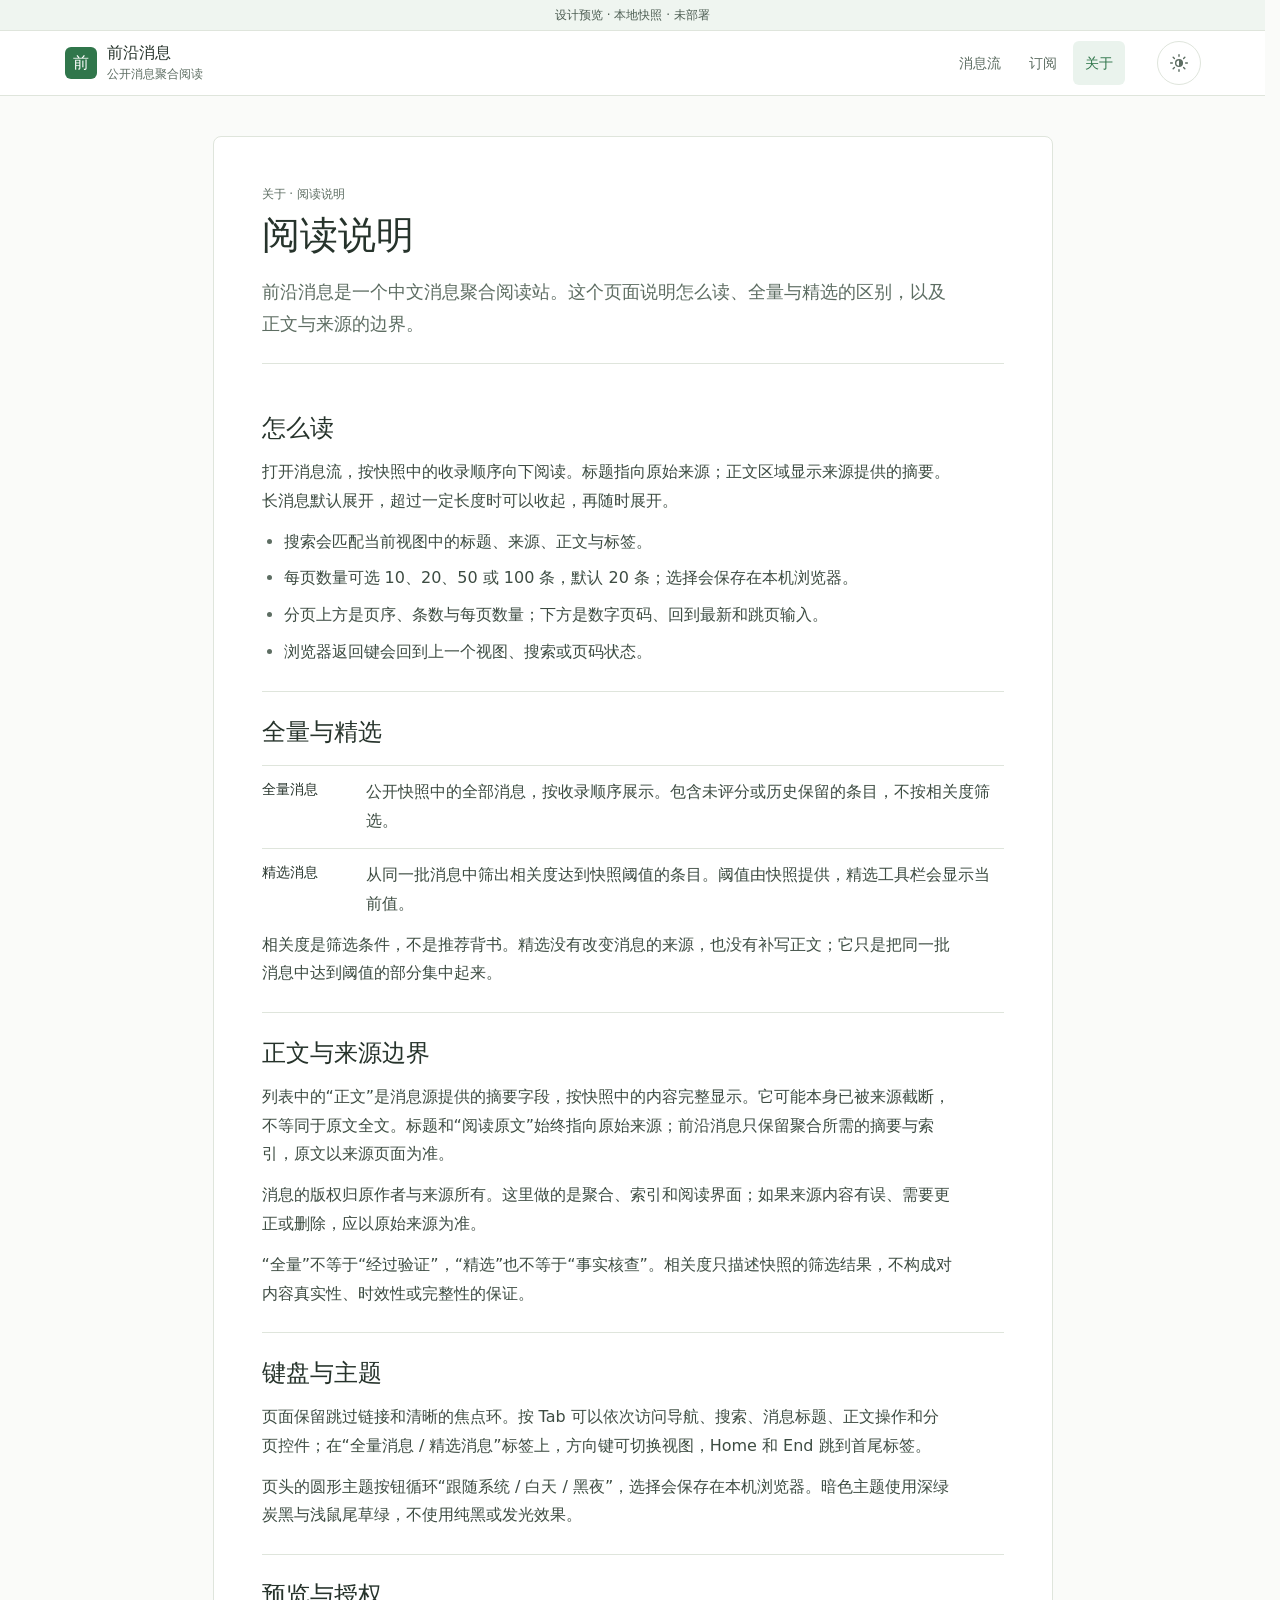
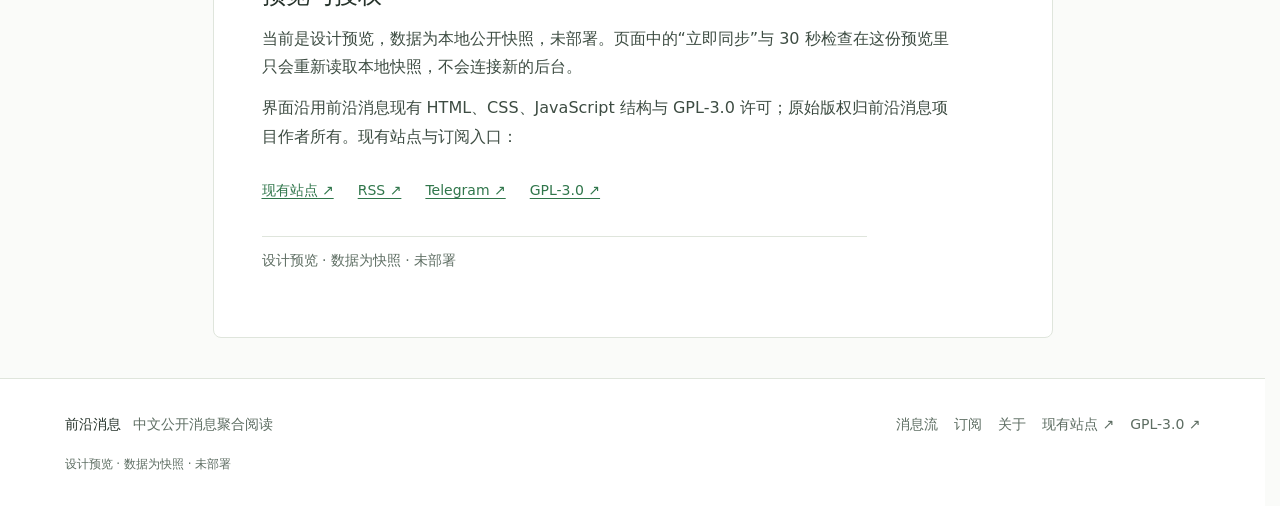
<file: custom/qianyan-web/about.html>
<!doctype html>
<html lang="zh-CN">
<head>
  <meta charset="utf-8">
  <meta name="viewport" content="width=device-width,initial-scale=1">
  <meta name="color-scheme" content="light dark">
  <meta name="theme-color" content="#30764b">
  <title>阅读说明 · 前沿消息</title>
  <link rel="icon" href="data:image/svg+xml,%3Csvg xmlns='http://www.w3.org/2000/svg' viewBox='0 0 64 64'%3E%3Crect width='64' height='64' rx='8' fill='%2330764b'/%3E%3Ctext x='32' y='44' text-anchor='middle' font-family='sans-serif' font-size='36' fill='%23ffffff'%3E%E5%89%8D%3C/text%3E%3C/svg%3E">
  <script src="theme.js"></script>
  <link rel="stylesheet" href="style.css">
</head>
<body>
  <a class="skip" href="#main-content">跳到正文</a>
  <div class="preview-note" role="note">设计预览 · 本地快照 · 未部署</div>
  <header class="site-header" data-od-id="site-header">
    <div class="header-inner">
      <a class="brand" href="index.html" aria-label="前沿消息首页" data-od-id="brand-home">
        <span class="brand-mark" aria-hidden="true">前</span>
        <span class="brand-text">前沿消息<small>公开消息聚合阅读</small></span>
      </a>
      <nav class="page-nav" aria-label="站点导航" data-od-id="site-nav">
        <a href="index.html">消息流</a>
        <a href="subscribe.html">订阅</a>
        <a href="about.html" aria-current="page">关于</a>
      </nav>
      <div class="channel-links">
        <button class="theme-toggle" type="button" aria-label="切换主题，当前：跟随系统" title="跟随系统；点击切换到白天" data-od-id="theme-toggle">
          <svg aria-hidden="true" width="20" height="20" viewBox="0 0 24 24" fill="none" stroke="currentColor" stroke-width="1.7" stroke-linecap="round" stroke-linejoin="round">
            <g class="theme-sun"><circle cx="12" cy="12" r="4"/><path d="M12 2v2M12 20v2M2 12h2M20 12h2M5 5l1.5 1.5M17.5 17.5L19 19M5 19l1.5-1.5M17.5 6.5L19 5"/></g>
            <path class="theme-system" d="M12 8a4 4 0 0 1 0 8Z" fill="currentColor" stroke="none"/>
            <path class="theme-moon" d="M21 12.79A9 9 0 1 1 11.21 3 7 7 0 0 0 21 12.79Z"/>
          </svg>
        </button>
      </div>
    </div>
  </header>
  <main id="main-content" class="doc-page" tabindex="-1" data-od-id="about-page">
    <header class="doc-header" data-od-id="about-header">
      <p class="eyebrow">关于 · 阅读说明</p>
      <h1>阅读说明</h1>
      <p class="doc-lede">前沿消息是一个中文消息聚合阅读站。这个页面说明怎么读、全量与精选的区别，以及正文与来源的边界。</p>
    </header>
    <section class="doc-section" data-od-id="about-reading">
      <h2>怎么读</h2>
      <p>打开消息流，按快照中的收录顺序向下阅读。标题指向原始来源；正文区域显示来源提供的摘要。长消息默认展开，超过一定长度时可以收起，再随时展开。</p>
      <ul>
        <li>搜索会匹配当前视图中的标题、来源、正文与标签。</li>
        <li>每页数量可选 10、20、50 或 100 条，默认 20 条；选择会保存在本机浏览器。</li>
        <li>分页上方是页序、条数与每页数量；下方是数字页码、回到最新和跳页输入。</li>
        <li>浏览器返回键会回到上一个视图、搜索或页码状态。</li>
      </ul>
    </section>
    <section class="doc-section" data-od-id="about-views">
      <h2>全量与精选</h2>
      <dl class="doc-terms">
        <div><dt>全量消息</dt><dd>公开快照中的全部消息，按收录顺序展示。包含未评分或历史保留的条目，不按相关度筛选。</dd></div>
        <div><dt>精选消息</dt><dd>从同一批消息中筛出相关度达到快照阈值的条目。阈值由快照提供，精选工具栏会显示当前值。</dd></div>
      </dl>
      <p>相关度是筛选条件，不是推荐背书。精选没有改变消息的来源，也没有补写正文；它只是把同一批消息中达到阈值的部分集中起来。</p>
    </section>
    <section class="doc-section" data-od-id="about-sources">
      <h2>正文与来源边界</h2>
      <p>列表中的“正文”是消息源提供的摘要字段，按快照中的内容完整显示。它可能本身已被来源截断，不等同于原文全文。标题和“阅读原文”始终指向原始来源；前沿消息只保留聚合所需的摘要与索引，原文以来源页面为准。</p>
      <p>消息的版权归原作者与来源所有。这里做的是聚合、索引和阅读界面；如果来源内容有误、需要更正或删除，应以原始来源为准。</p>
      <p>“全量”不等于“经过验证”，“精选”也不等于“事实核查”。相关度只描述快照的筛选结果，不构成对内容真实性、时效性或完整性的保证。</p>
    </section>
    <section class="doc-section" data-od-id="about-keyboard">
      <h2>键盘与主题</h2>
      <p>页面保留跳过链接和清晰的焦点环。按 Tab 可以依次访问导航、搜索、消息标题、正文操作和分页控件；在“全量消息 / 精选消息”标签上，方向键可切换视图，Home 和 End 跳到首尾标签。</p>
      <p>页头的圆形主题按钮循环“跟随系统 / 白天 / 黑夜”，选择会保存在本机浏览器。暗色主题使用深绿炭黑与浅鼠尾草绿，不使用纯黑或发光效果。</p>
    </section>
    <section class="doc-section" data-od-id="about-preview">
      <h2>预览与授权</h2>
      <p>当前是设计预览，数据为本地公开快照，未部署。页面中的“立即同步”与 30 秒检查在这份预览里只会重新读取本地快照，不会连接新的后台。</p>
      <p>界面沿用前沿消息现有 HTML、CSS、JavaScript 结构与 GPL-3.0 许可；原始版权归前沿消息项目作者所有。现有站点与订阅入口：</p>
      <div class="doc-links">
        <a href="https://ll.zinc.run/" target="_blank" rel="noopener noreferrer">现有站点 ↗</a>
        <a href="https://ll.zinc.run/rss.xml" target="_blank" rel="noopener noreferrer">RSS ↗</a>
        <a href="https://t.me/zinc_xiaoxi" target="_blank" rel="noopener noreferrer">Telegram ↗</a>
        <a href="https://www.gnu.org/licenses/gpl-3.0.html" target="_blank" rel="noopener noreferrer">GPL-3.0 ↗</a>
      </div>
      <p class="doc-note">设计预览 · 数据为快照 · 未部署</p>
    </section>
  </main>
  <footer class="site-footer" data-od-id="site-footer">
    <div class="footer-inner">
      <p class="footer-brand">前沿消息 <span>中文公开消息聚合阅读</span></p>
      <nav class="footer-nav" aria-label="页脚导航">
        <a href="index.html">消息流</a>
        <a href="subscribe.html">订阅</a>
        <a href="about.html">关于</a>
        <a href="https://ll.zinc.run/" target="_blank" rel="noopener noreferrer">现有站点 ↗</a>
        <a href="https://www.gnu.org/licenses/gpl-3.0.html" target="_blank" rel="noopener noreferrer">GPL-3.0 ↗</a>
      </nav>
      <p class="footer-note">设计预览 · 数据为快照 · 未部署</p>
    </div>
  </footer>
</body>
</html>
</file>
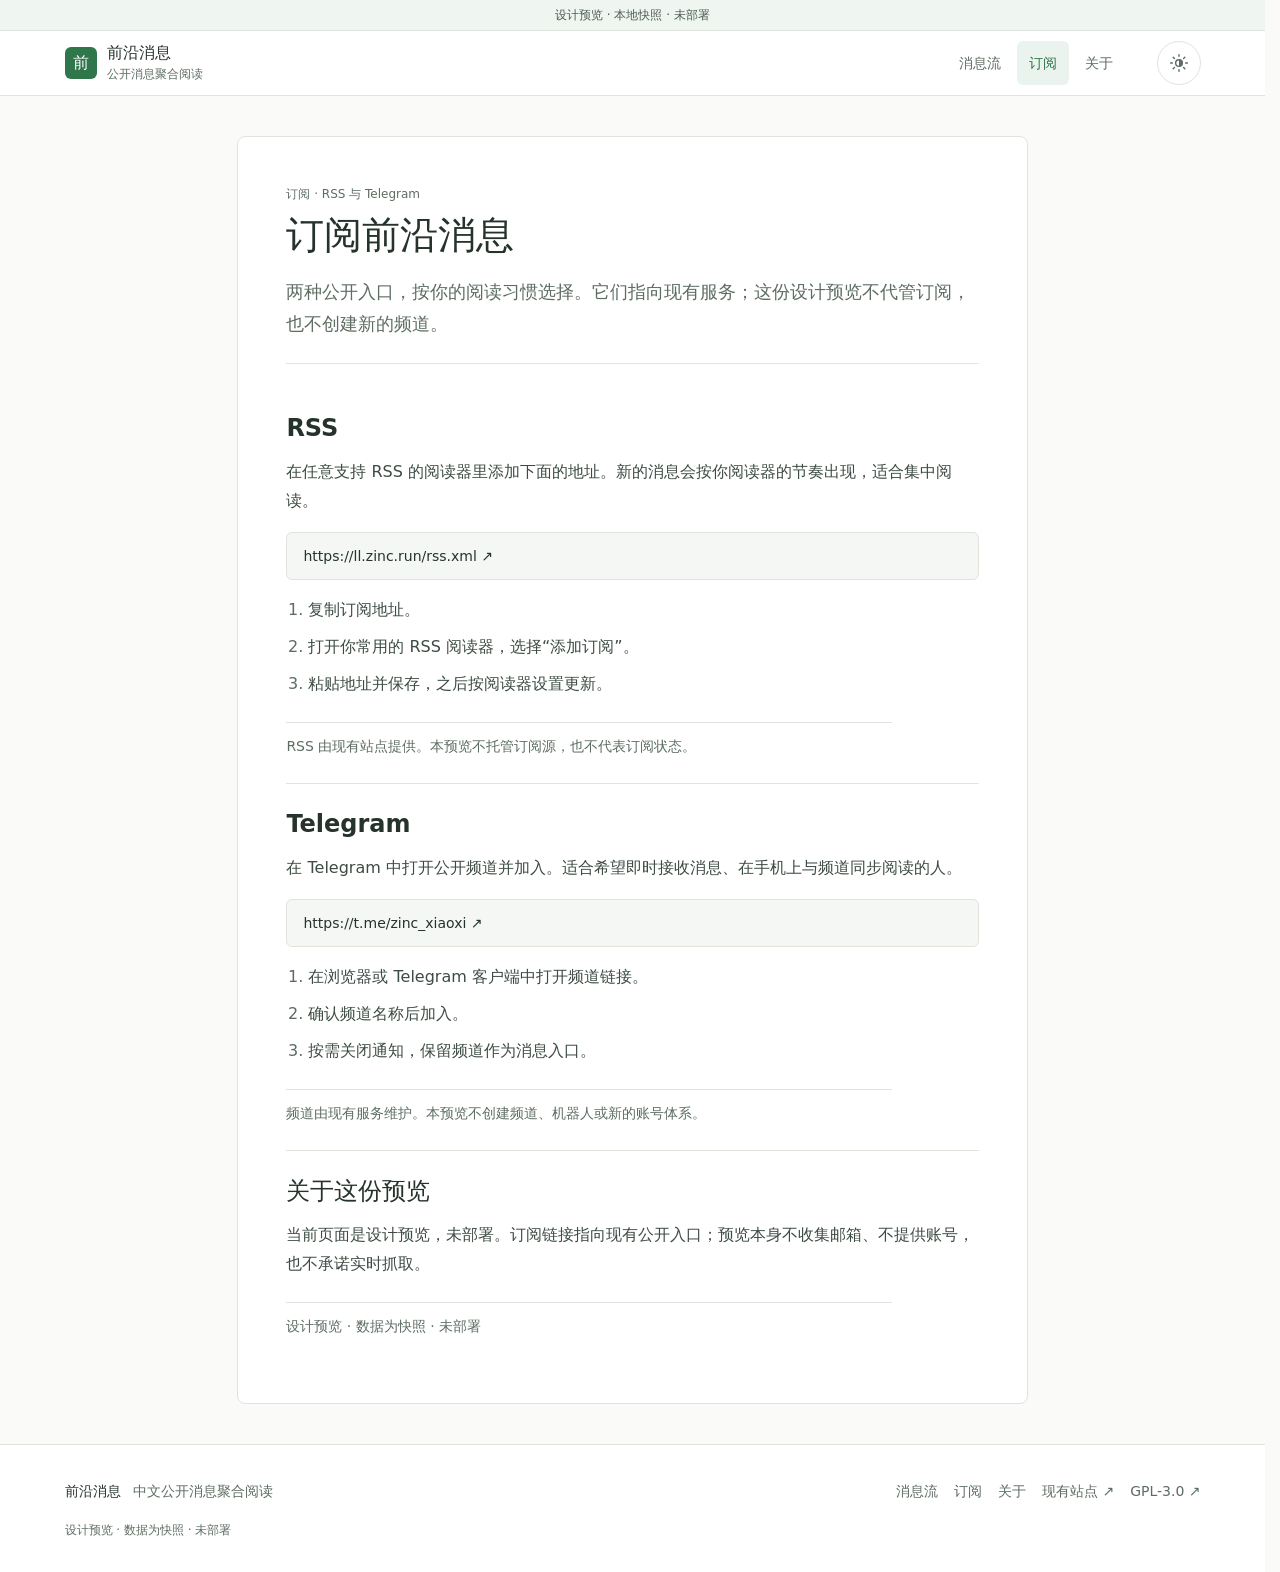
<file: custom/qianyan-web/subscribe.html>
<!doctype html>
<html lang="zh-CN">
<head>
  <meta charset="utf-8">
  <meta name="viewport" content="width=device-width,initial-scale=1">
  <meta name="color-scheme" content="light dark">
  <meta name="theme-color" content="#30764b">
  <title>订阅 · 前沿消息</title>
  <link rel="icon" href="data:image/svg+xml,%3Csvg xmlns='http://www.w3.org/2000/svg' viewBox='0 0 64 64'%3E%3Crect width='64' height='64' rx='8' fill='%2330764b'/%3E%3Ctext x='32' y='44' text-anchor='middle' font-family='sans-serif' font-size='36' fill='%23ffffff'%3E%E5%89%8D%3C/text%3E%3C/svg%3E">
  <script src="theme.js"></script>
  <link rel="stylesheet" href="style.css">
</head>
<body>
  <a class="skip" href="#main-content">跳到正文</a>
  <div class="preview-note" role="note">设计预览 · 本地快照 · 未部署</div>
  <header class="site-header" data-od-id="site-header">
    <div class="header-inner">
      <a class="brand" href="index.html" aria-label="前沿消息首页" data-od-id="brand-home">
        <span class="brand-mark" aria-hidden="true">前</span>
        <span class="brand-text">前沿消息<small>公开消息聚合阅读</small></span>
      </a>
      <nav class="page-nav" aria-label="站点导航" data-od-id="site-nav">
        <a href="index.html">消息流</a>
        <a href="subscribe.html" aria-current="page">订阅</a>
        <a href="about.html">关于</a>
      </nav>
      <div class="channel-links">
        <button class="theme-toggle" type="button" aria-label="切换主题，当前：跟随系统" title="跟随系统；点击切换到白天" data-od-id="theme-toggle">
          <svg aria-hidden="true" width="20" height="20" viewBox="0 0 24 24" fill="none" stroke="currentColor" stroke-width="1.7" stroke-linecap="round" stroke-linejoin="round">
            <g class="theme-sun"><circle cx="12" cy="12" r="4"/><path d="M12 2v2M12 20v2M2 12h2M20 12h2M5 5l1.5 1.5M17.5 17.5L19 19M5 19l1.5-1.5M17.5 6.5L19 5"/></g>
            <path class="theme-system" d="M12 8a4 4 0 0 1 0 8Z" fill="currentColor" stroke="none"/>
            <path class="theme-moon" d="M21 12.79A9 9 0 1 1 11.21 3 7 7 0 0 0 21 12.79Z"/>
          </svg>
        </button>
      </div>
    </div>
  </header>
  <main id="main-content" class="doc-page" tabindex="-1" data-od-id="subscribe-page">
    <header class="doc-header" data-od-id="subscribe-header">
      <p class="eyebrow">订阅 · RSS 与 Telegram</p>
      <h1>订阅前沿消息</h1>
      <p class="doc-lede">两种公开入口，按你的阅读习惯选择。它们指向现有服务；这份设计预览不代管订阅，也不创建新的频道。</p>
    </header>
    <section class="doc-section" data-od-id="subscribe-rss">
      <h2>RSS</h2>
      <p>在任意支持 RSS 的阅读器里添加下面的地址。新的消息会按你阅读器的节奏出现，适合集中阅读。</p>
      <a class="doc-address" href="https://ll.zinc.run/rss.xml" target="_blank" rel="noopener noreferrer">https://ll.zinc.run/rss.xml ↗</a>
      <ol>
        <li>复制订阅地址。</li>
        <li>打开你常用的 RSS 阅读器，选择“添加订阅”。</li>
        <li>粘贴地址并保存，之后按阅读器设置更新。</li>
      </ol>
      <p class="doc-note">RSS 由现有站点提供。本预览不托管订阅源，也不代表订阅状态。</p>
    </section>
    <section class="doc-section" data-od-id="subscribe-telegram">
      <h2>Telegram</h2>
      <p>在 Telegram 中打开公开频道并加入。适合希望即时接收消息、在手机上与频道同步阅读的人。</p>
      <a class="doc-address" href="https://t.me/zinc_xiaoxi" target="_blank" rel="noopener noreferrer">https://t.me/zinc_xiaoxi ↗</a>
      <ol>
        <li>在浏览器或 Telegram 客户端中打开频道链接。</li>
        <li>确认频道名称后加入。</li>
        <li>按需关闭通知，保留频道作为消息入口。</li>
      </ol>
      <p class="doc-note">频道由现有服务维护。本预览不创建频道、机器人或新的账号体系。</p>
    </section>
    <section class="doc-section" data-od-id="subscribe-preview">
      <h2>关于这份预览</h2>
      <p>当前页面是设计预览，未部署。订阅链接指向现有公开入口；预览本身不收集邮箱、不提供账号，也不承诺实时抓取。</p>
      <p class="doc-note">设计预览 · 数据为快照 · 未部署</p>
    </section>
  </main>
  <footer class="site-footer" data-od-id="site-footer">
    <div class="footer-inner">
      <p class="footer-brand">前沿消息 <span>中文公开消息聚合阅读</span></p>
      <nav class="footer-nav" aria-label="页脚导航">
        <a href="index.html">消息流</a>
        <a href="subscribe.html">订阅</a>
        <a href="about.html">关于</a>
        <a href="https://ll.zinc.run/" target="_blank" rel="noopener noreferrer">现有站点 ↗</a>
        <a href="https://www.gnu.org/licenses/gpl-3.0.html" target="_blank" rel="noopener noreferrer">GPL-3.0 ↗</a>
      </nav>
      <p class="footer-note">设计预览 · 数据为快照 · 未部署</p>
    </div>
  </footer>
</body>
</html>
</file>
<file: custom/qianyan-web/style.css>
/* 前沿消息 · Radix-informed interface styles
   Green accent / sage neutrals, system sans, restrained panels, one 4–64 scale. */

:root {
  --bg: #fafbf9;
  --surface: #ffffff;
  --surface-2: #f4f7f4;
  --fg: #26332b;
  --ink-soft: #3d4c42;
  --muted: #5d6d62;
  --faint: #76857a;
  --border: #dfe5dc;
  --line-strong: #b9c6bd;
  --accent: #30764b;
  --accent-hover: #255f3c;
  --accent-soft: #eaf3ed;
  --accent-ink: #ffffff;
  --focus: #2f7d51;
  --warn: #8a5a1f;
  --note-bg: #eff5f0;
  --note-fg: #4c5d52;

  --space-1: 4px;
  --space-2: 8px;
  --space-3: 12px;
  --space-4: 16px;
  --space-5: 24px;
  --space-6: 32px;
  --space-7: 40px;
  --space-8: 48px;
  --space-9: 64px;

  --radius-1: 4px;
  --radius-2: 6px;
  --radius-3: 8px;

  --page: 1200px;
  --font-body: "Segoe UI", "PingFang SC", "Microsoft YaHei", "Noto Sans CJK SC", "Hiragino Sans GB", system-ui, sans-serif;

  font-family: var(--font-body);
  color: var(--fg);
  background: var(--bg);
  font-synthesis: none;
  text-rendering: optimizeLegibility;
  -webkit-font-smoothing: antialiased;
  -moz-osx-font-smoothing: grayscale;
}

:root[data-theme="dark"] {
  --bg: #101613;
  --surface: #161e19;
  --surface-2: #1c2620;
  --fg: #e6ece7;
  --ink-soft: #cad5cd;
  --muted: #a2b1a7;
  --faint: #7e8e83;
  --border: #2a3830;
  --line-strong: #3b4d42;
  --accent: #62b581;
  --accent-hover: #75c792;
  --accent-soft: #1f3327;
  --accent-ink: #0d1711;
  --focus: #7dd3a0;
  --warn: #e0b36a;
  --note-bg: #1a2a20;
  --note-fg: #b9cbbd;
}

* {
  box-sizing: border-box;
}

html {
  scrollbar-gutter: stable;
  background: var(--bg);
}

body {
  margin: 0;
  min-height: 100vh;
  display: flex;
  flex-direction: column;
  background: var(--bg);
  color: var(--fg);
  font: 400 16px/1.75 var(--font-body);
}

a {
  color: inherit;
  text-decoration: none;
}

button,
input,
select {
  font: inherit;
  color: inherit;
}

button {
  cursor: pointer;
}

button:disabled {
  cursor: wait;
}

svg {
  display: block;
  flex-shrink: 0;
}

[hidden] {
  display: none !important;
}

::selection {
  background: var(--accent-soft);
  color: var(--fg);
}

:focus-visible {
  outline: 2px solid var(--focus);
  outline-offset: 2px;
}

.skip {
  position: fixed;
  left: 16px;
  top: -80px;
  z-index: 100;
  display: inline-flex;
  align-items: center;
  min-height: 44px;
  padding: 0 16px;
  border: 1px solid var(--line-strong);
  border-radius: var(--radius-2);
  background: var(--surface);
  color: var(--fg);
  font-size: 14px;
  font-weight: 500;
}

.skip:focus {
  top: 16px;
}

.preview-note {
  padding: 6px 16px;
  border-bottom: 1px solid var(--border);
  background: var(--note-bg);
  color: var(--note-fg);
  text-align: center;
  font-size: 12px;
  line-height: 1.5;
}

.site-header {
  border-bottom: 1px solid var(--border);
  background: var(--surface);
}

.header-inner {
  max-width: var(--page);
  margin: 0 auto;
  min-height: 64px;
  padding: 10px var(--space-6);
  display: flex;
  align-items: center;
  gap: var(--space-6);
}

.brand {
  display: flex;
  align-items: center;
  gap: 10px;
  min-height: 44px;
  flex-shrink: 0;
  min-width: 0;
  border-radius: var(--radius-2);
}

.brand-mark {
  width: 32px;
  height: 32px;
  display: grid;
  place-items: center;
  border-radius: var(--radius-2);
  background: var(--accent);
  color: var(--accent-ink);
  font-size: 16px;
  font-weight: 600;
  line-height: 1;
}

.brand-text {
  font-size: 16px;
  font-weight: 600;
  line-height: 1.3;
}

.brand-text small {
  display: block;
  margin-top: 2px;
  color: var(--muted);
  font-size: 12px;
  font-weight: 400;
  line-height: 1.4;
}

.brand:hover .brand-text {
  color: var(--accent);
}

.page-nav {
  display: flex;
  align-items: center;
  gap: var(--space-1);
  margin-left: auto;
}

.page-nav a {
  position: relative;
  display: inline-flex;
  align-items: center;
  min-height: 44px;
  padding: 0 12px;
  border-radius: var(--radius-2);
  color: var(--muted);
  font-size: 14px;
  font-weight: 500;
}

.page-nav a:hover {
  background: var(--surface-2);
  color: var(--fg);
}

.page-nav a[aria-current="page"] {
  background: var(--accent-soft);
  color: var(--accent);
}

.page-nav a[aria-current="page"]:hover {
  background: var(--accent-soft);
  color: var(--accent-hover);
}

.channel-links {
  display: flex;
  align-items: center;
  gap: var(--space-3);
}

.theme-toggle {
  width: 44px;
  height: 44px;
  display: grid;
  place-items: center;
  padding: 0;
  border: 1px solid var(--border);
  border-radius: 50%;
  background: var(--surface);
  color: var(--muted);
}

.theme-toggle:hover {
  border-color: var(--line-strong);
  background: var(--surface-2);
  color: var(--fg);
}

.theme-moon,
.theme-system {
  display: none;
}

[data-theme-mode="system"] .theme-system {
  display: block;
}

[data-theme-mode="dark"] .theme-sun {
  display: none;
}

[data-theme-mode="dark"] .theme-moon {
  display: block;
}

.workspace {
  max-width: var(--page);
  margin: 0 auto;
  padding: var(--space-6) var(--space-6) var(--space-9);
  display: grid;
  grid-template-columns: minmax(0, 1fr) 280px;
  gap: var(--space-6);
  align-items: start;
}

.reading-column {
  min-width: 0;
  background: var(--surface);
  border: 1px solid var(--border);
  border-radius: var(--radius-3);
}

.page-intro {
  padding: var(--space-5) var(--space-6) var(--space-4);
  border-bottom: 1px solid var(--border);
}

.eyebrow {
  margin: 0 0 var(--space-2);
  color: var(--muted);
  font-size: 12px;
  font-weight: 500;
  line-height: 1.5;
}

.intro-row {
  display: flex;
  align-items: flex-end;
  justify-content: space-between;
  gap: var(--space-5);
}

.intro-copy {
  min-width: 0;
}

.page-intro h1 {
  margin: 0 0 var(--space-2);
  font-size: clamp(28px, 3.2vw, 32px);
  font-weight: 600;
  line-height: 1.35;
  letter-spacing: 0;
  text-wrap: balance;
}

.page-intro p:not(.eyebrow) {
  max-width: 60ch;
  margin: 0;
  color: var(--muted);
  font-size: 16px;
  line-height: 1.7;
  text-wrap: pretty;
}

.snapshot-pill {
  display: inline-flex;
  align-items: center;
  gap: 6px;
  flex-shrink: 0;
  min-height: 28px;
  padding: 0 10px;
  border: 1px solid var(--border);
  border-radius: 999px;
  background: var(--surface-2);
  color: var(--muted);
  font-size: 12px;
  line-height: 1;
  white-space: nowrap;
}

.snapshot-pill i {
  width: 6px;
  height: 6px;
  border-radius: 50%;
  background: var(--accent);
}

.feed-controls {
  display: flex;
  align-items: center;
  gap: var(--space-5);
  padding: 0 var(--space-6);
  border-bottom: 1px solid var(--border);
}

.site-navigation {
  flex-shrink: 0;
  min-width: 0;
}

.site-navigation ul {
  display: flex;
  align-items: center;
  gap: var(--space-5);
  margin: 0;
  padding: 0;
  list-style: none;
}

.feed-tab {
  position: relative;
  display: inline-flex;
  align-items: center;
  min-height: 52px;
  padding: 0;
  border: 0;
  background: transparent;
  color: var(--muted);
  font-size: 14px;
  font-weight: 500;
  line-height: 1;
}

.feed-tab::after {
  content: "";
  position: absolute;
  left: 0;
  right: 0;
  bottom: 0;
  height: 2px;
  background: transparent;
}

.feed-tab:hover {
  color: var(--fg);
}

.feed-tab:hover::after {
  background: var(--line-strong);
}

.feed-tab[aria-selected="true"] {
  color: var(--fg);
}

.feed-tab[aria-selected="true"]::after {
  background: var(--accent);
}

.desktop-search {
  flex: 1;
  min-width: 0;
  max-width: 360px;
  margin-left: auto;
  height: 48px;
  display: flex;
  align-items: center;
  gap: var(--space-2);
  padding-left: 12px;
  border: 1px solid var(--border);
  border-radius: var(--radius-3);
  background: var(--surface-2);
  overflow: hidden;
}

.desktop-search:focus-within {
  border-color: var(--accent);
  background: var(--surface);
  box-shadow: 0 0 0 3px var(--accent-soft);
}

.search-label {
  position: absolute;
  width: 1px;
  height: 1px;
  overflow: hidden;
  clip-path: inset(50%);
  white-space: nowrap;
}

.search-icon {
  display: grid;
  place-items: center;
  color: var(--muted);
}

.desktop-search input {
  flex: 1;
  min-width: 0;
  height: 46px;
  padding: 0 var(--space-1);
  border: 0;
  background: transparent;
  color: var(--fg);
  font-size: 14px;
}

.desktop-search input:focus-visible {
  outline: 0;
}

.desktop-search input::placeholder {
  color: var(--muted);
  opacity: 1;
}

.desktop-search button {
  align-self: stretch;
  flex-shrink: 0;
  padding: 0 18px;
  border: 0;
  border-radius: 0;
  background: var(--accent);
  color: var(--accent-ink);
  font-size: 14px;
  font-weight: 500;
  line-height: 1;
}

.desktop-search button:hover {
  background: var(--accent-hover);
  color: var(--accent-ink);
}

.desktop-search button:focus-visible {
  outline: 2px solid var(--accent-ink);
  outline-offset: -4px;
}

.reading-column > main {
  padding: 0 var(--space-6) var(--space-2);
}

#main-content:focus-visible {
  outline: 2px solid var(--focus);
  outline-offset: -2px;
  border-radius: var(--radius-1);
}

.feed-panel,
.full-results,
.selected-results {
  min-width: 0;
}

.feed-toolbar {
  display: flex;
  flex-wrap: wrap;
  align-items: center;
  gap: var(--space-2) var(--space-4);
  padding: var(--space-5) 0 var(--space-3);
}

.feed-heading {
  display: flex;
  align-items: baseline;
  gap: var(--space-2);
  flex: 1 1 auto;
  min-width: 0;
}

.feed-heading h2 {
  margin: 0;
  font-size: 18px;
  font-weight: 600;
  line-height: 1.4;
}

.full-count,
.feed-count {
  color: var(--muted);
  font-size: 14px;
  line-height: 1.5;
  font-variant-numeric: tabular-nums;
  white-space: nowrap;
}

.feed-refresh {
  flex: 0 0 auto;
  min-height: 36px;
  padding: 0 12px;
  border: 1px solid var(--border);
  border-radius: var(--radius-2);
  background: var(--surface);
  color: var(--fg);
  font-size: 14px;
  line-height: 1;
}

.feed-refresh:hover {
  border-color: var(--line-strong);
  background: var(--surface-2);
}

.feed-refresh:disabled {
  opacity: 0.55;
}

.feed-note {
  flex: 1 1 100%;
  margin: 0;
  color: var(--muted);
  font-size: 14px;
  line-height: 1.6;
  text-wrap: pretty;
}

.full-note {
  flex: 1 1 100%;
  margin: 0;
  color: var(--muted);
  font-size: 14px;
  line-height: 1.6;
}

.full-sync,
.feed-sync {
  flex: 1 1 auto;
  min-width: 0;
  margin: 0;
  color: var(--muted);
  font-size: 14px;
  line-height: 1.6;
  font-variant-numeric: tabular-nums;
}

.feed-details {
  flex: 0 0 auto;
  margin-left: auto;
  color: var(--muted);
  font-size: 14px;
  line-height: 1.5;
}

.feed-details summary {
  display: flex;
  align-items: center;
  min-height: 36px;
  cursor: pointer;
}

.feed-details[open] {
  flex-basis: 100%;
  margin-left: 0;
}

.feed-hint {
  max-width: 68ch;
  margin: var(--space-2) 0 0;
  color: var(--muted);
  font-size: 14px;
  line-height: 1.7;
}

.sync-warning {
  color: var(--warn);
  font-weight: 500;
}

.news-pagination {
  display: grid;
  grid-template-columns: minmax(0, 1fr) auto;
  align-items: center;
  gap: var(--space-3) var(--space-4);
  margin: 0;
  padding: var(--space-3) 0;
  border-top: 1px solid var(--border);
  border-bottom: 1px solid var(--border);
  font-size: 14px;
}

.pagination-summary {
  grid-column: 1 / -1;
  display: flex;
  align-items: center;
  justify-content: space-between;
  gap: var(--space-2) var(--space-4);
  flex-wrap: wrap;
}

.page-status {
  min-width: 0;
  color: var(--fg);
  font-size: 14px;
  font-weight: 500;
  line-height: 1.5;
}

.page-status:focus {
  outline: 2px solid var(--focus);
  outline-offset: 3px;
  border-radius: var(--radius-1);
}

.page-status small {
  display: block;
  margin-top: 2px;
  color: var(--muted);
  font-size: 14px;
  font-weight: 400;
  line-height: 1.5;
}

.reading-options {
  display: flex;
  align-items: center;
  gap: var(--space-2);
  color: var(--muted);
  font-size: 14px;
  line-height: 1.4;
  white-space: nowrap;
}

.page-size {
  height: 36px;
  padding: 0 var(--space-2);
  border: 1px solid var(--border);
  border-radius: var(--radius-2);
  background: var(--surface);
  color: var(--fg);
  font-size: 14px;
  cursor: pointer;
}

.page-size:hover {
  border-color: var(--line-strong);
}

.page-numbers {
  grid-column: 1;
  display: flex;
  flex-wrap: wrap;
  align-items: center;
  gap: var(--space-1);
  min-width: 0;
}

.page-number {
  display: inline-flex;
  align-items: center;
  justify-content: center;
  min-width: 36px;
  min-height: 36px;
  padding: 0 var(--space-2);
  border: 1px solid var(--border);
  border-radius: var(--radius-2);
  background: transparent;
  color: var(--muted);
  font-size: 14px;
  line-height: 1;
  font-variant-numeric: tabular-nums;
}

.page-number:hover {
  border-color: var(--line-strong);
  background: var(--surface-2);
  color: var(--fg);
}

.page-number[aria-current="page"] {
  border-color: var(--accent);
  background: var(--accent);
  color: var(--accent-ink);
  font-weight: 500;
}

.page-number[aria-current="page"]:hover {
  border-color: var(--accent-hover);
  background: var(--accent-hover);
  color: var(--accent-ink);
}

.page-gap {
  min-width: 18px;
  color: var(--muted);
  text-align: center;
}

.page-tools {
  grid-column: 2;
  display: flex;
  align-items: center;
  justify-content: flex-end;
  gap: var(--space-3);
  flex-wrap: wrap;
}

.page-latest {
  display: inline-flex;
  align-items: center;
  min-height: 36px;
  color: var(--fg);
  font-size: 14px;
  text-decoration: underline;
  text-underline-offset: 3px;
  text-decoration-thickness: 1px;
}

.page-latest:hover {
  color: var(--accent);
}

.page-jump-form {
  display: flex;
  align-items: center;
  gap: 6px;
}

.page-jump-form label {
  display: flex;
  align-items: center;
  gap: 6px;
  color: var(--muted);
  font-size: 14px;
}

.page-jump {
  width: 56px;
  height: 36px;
  padding: 0 var(--space-1);
  border: 1px solid var(--border);
  border-radius: var(--radius-2);
  background: var(--surface);
  color: var(--fg);
  font-size: 14px;
  text-align: center;
  font-variant-numeric: tabular-nums;
}

.page-jump:hover {
  border-color: var(--line-strong);
}

.page-go {
  height: 36px;
  padding: 0 12px;
  border: 1px solid var(--border);
  border-radius: var(--radius-2);
  background: var(--surface);
  color: var(--fg);
  font-size: 14px;
  line-height: 1;
}

.page-go:hover {
  border-color: var(--line-strong);
  background: var(--surface-2);
}

.disabled {
  color: var(--faint);
  border-color: var(--border);
  background: transparent;
}

.disabled:hover {
  color: var(--faint);
  border-color: var(--border);
  background: transparent;
}

.posts-feed {
  margin: 0;
  padding: 0;
  list-style: none;
}

.post-entry {
  padding: var(--space-5) 0;
  border-bottom: 1px solid var(--border);
  overflow-wrap: anywhere;
}

.posts-feed > li:last-child .post-entry {
  border-bottom: 0;
}

.hn-story {
  margin: 0;
}

.hn-story h2 {
  margin: 0 0 6px;
  font-size: 20px;
  font-weight: 600;
  line-height: 1.55;
  letter-spacing: 0;
  text-wrap: balance;
  overflow-wrap: anywhere;
}

.hn-story a {
  color: var(--fg);
}

.hn-story a:hover {
  color: var(--accent);
  text-decoration: underline;
  text-underline-offset: 3px;
  text-decoration-thickness: 1px;
}

.post-meta {
  margin: 0 0 var(--space-3);
  color: var(--muted);
  font-size: 14px;
  line-height: 1.5;
  font-variant-numeric: tabular-nums;
}

.post-meta p {
  margin: 0;
}

.post-content {
  display: grid;
  grid-template-columns: minmax(0, 1fr) auto;
  gap: var(--space-2) var(--space-4);
  align-items: start;
}

.link_preview_site_name {
  grid-column: 1 / -1;
  justify-self: start;
  color: var(--muted);
  font-size: 14px;
  font-weight: 500;
  line-height: 1.5;
}

.message-text {
  grid-column: 1 / -1;
  max-width: 68ch;
  margin: 0;
  color: var(--ink-soft);
  font-size: 16px;
  line-height: 1.8;
  letter-spacing: 0;
  white-space: pre-wrap;
  overflow-wrap: anywhere;
  text-wrap: pretty;
}

.message-text.is-collapsed {
  display: -webkit-box;
  -webkit-box-orient: vertical;
  -webkit-line-clamp: 6;
  overflow: hidden;
}

.message-toggle {
  grid-column: 1;
  justify-self: start;
  min-height: 36px;
  padding: 0;
  border: 0;
  background: transparent;
  color: var(--muted);
  font-size: 14px;
  line-height: 1;
  text-decoration: underline;
  text-underline-offset: 3px;
  text-decoration-color: var(--line-strong);
}

.message-toggle:hover {
  color: var(--accent);
  text-decoration-color: var(--accent);
}

.read-original {
  grid-column: 2;
  justify-self: end;
  display: inline-flex;
  align-items: center;
  min-height: 36px;
  color: var(--fg);
  font-size: 14px;
  line-height: 1;
  text-decoration: underline;
  text-underline-offset: 3px;
  text-decoration-thickness: 1px;
  white-space: nowrap;
}

.read-original:hover {
  color: var(--accent);
  text-decoration-color: var(--accent);
}

.selected-badge {
  grid-column: 1 / -1;
  margin: 0;
  padding-top: 10px;
  border-top: 1px solid var(--border);
  color: var(--muted);
  font-size: 14px;
  line-height: 1.6;
  font-variant-numeric: tabular-nums;
}

#panel-full .selected-badge {
  display: none;
}

.feed-empty {
  margin: 0;
  padding: var(--space-8) 0;
  color: var(--muted);
  text-align: center;
  font-size: 16px;
  line-height: 1.7;
}

.sidebar {
  position: sticky;
  top: var(--space-5);
  min-width: 0;
  background: var(--surface);
  border: 1px solid var(--border);
  border-radius: var(--radius-3);
}

.side-card {
  padding: var(--space-5);
  border-bottom: 1px solid var(--border);
}

.side-card h2 {
  margin: 0 0 var(--space-2);
  font-size: 18px;
  font-weight: 600;
  line-height: 1.45;
  letter-spacing: 0;
}

.side-card p {
  margin: 0 0 var(--space-3);
  color: var(--muted);
  font-size: 14px;
  line-height: 1.7;
}

.reading-key {
  display: grid;
  gap: 0;
  margin: var(--space-4) 0 var(--space-1);
}

.reading-key > div {
  display: grid;
  grid-template-columns: 40px minmax(0, 1fr);
  gap: var(--space-3);
  padding: 10px 0;
  border-top: 1px solid var(--border);
}

.reading-key dt {
  color: var(--fg);
  font-size: 14px;
  font-weight: 600;
  line-height: 1.6;
}

.reading-key dd {
  margin: 0;
  color: var(--muted);
  font-size: 14px;
  line-height: 1.65;
}

.side-link {
  display: inline-flex;
  align-items: center;
  min-height: 44px;
  color: var(--accent);
  font-size: 14px;
  font-weight: 500;
  line-height: 1.4;
}

.side-link:hover {
  color: var(--accent-hover);
  text-decoration: underline;
  text-underline-offset: 3px;
}

.side-note {
  padding: var(--space-5);
}

.side-note p {
  margin: 0 0 var(--space-2);
  color: var(--muted);
  font-size: 14px;
  line-height: 1.7;
}

.side-note strong {
  color: var(--fg);
  font-weight: 600;
}

.side-foot {
  color: var(--muted);
  font-size: 12px;
  line-height: 1.6;
}

.site-footer {
  margin-top: auto;
  border-top: 1px solid var(--border);
  background: var(--surface);
}

.footer-inner {
  max-width: var(--page);
  margin: 0 auto;
  padding: var(--space-5) var(--space-6) var(--space-6);
  display: flex;
  flex-wrap: wrap;
  align-items: center;
  gap: var(--space-2) var(--space-5);
  color: var(--muted);
  font-size: 14px;
}

.footer-brand {
  margin: 0;
  color: var(--fg);
  font-size: 14px;
  font-weight: 600;
}

.footer-brand span {
  margin-left: var(--space-2);
  color: var(--muted);
  font-weight: 400;
}

.footer-nav {
  display: flex;
  flex-wrap: wrap;
  align-items: center;
  gap: var(--space-1) var(--space-4);
  margin-left: auto;
}

.footer-nav a {
  display: inline-flex;
  align-items: center;
  min-height: 44px;
  color: var(--muted);
  font-size: 14px;
}

.footer-nav a:hover {
  color: var(--fg);
  text-decoration: underline;
  text-underline-offset: 3px;
}

.footer-note {
  flex-basis: 100%;
  margin: 0;
  color: var(--muted);
  font-size: 12px;
  line-height: 1.6;
}

.doc-page {
  max-width: 840px;
  margin: var(--space-7) auto;
  padding: var(--space-8) var(--space-8) var(--space-9);
  background: var(--surface);
  border: 1px solid var(--border);
  border-radius: var(--radius-3);
}

.doc-header {
  padding-bottom: var(--space-5);
  margin-bottom: var(--space-5);
  border-bottom: 1px solid var(--border);
}

.doc-header h1 {
  margin: 0 0 var(--space-4);
  font-size: clamp(30px, 4.4vw, 38px);
  font-weight: 600;
  line-height: 1.3;
  letter-spacing: 0;
  text-wrap: balance;
}

.doc-lede {
  max-width: 60ch;
  margin: 0;
  color: var(--muted);
  font-size: clamp(16px, 2.1vw, 18px);
  line-height: 1.75;
  text-wrap: pretty;
}

.doc-section {
  padding: var(--space-5) 0;
  border-bottom: 1px solid var(--border);
}

.doc-section:last-child {
  border-bottom: 0;
  padding-bottom: 0;
}

.doc-section h2 {
  margin: 0 0 var(--space-3);
  font-size: clamp(22px, 3vw, 24px);
  font-weight: 600;
  line-height: 1.4;
  letter-spacing: 0;
  text-wrap: balance;
}

.doc-section h3 {
  margin: var(--space-5) 0 var(--space-2);
  font-size: 18px;
  font-weight: 600;
  line-height: 1.5;
}

.doc-section p,
.doc-section li {
  max-width: 68ch;
  color: var(--ink-soft);
  font-size: 16px;
  line-height: 1.8;
}

.doc-section p {
  margin: 0;
}

.doc-section p + p {
  margin-top: var(--space-3);
}

.doc-section ul,
.doc-section ol {
  margin: var(--space-3) 0 0;
  padding-left: 22px;
}

.doc-section li + li {
  margin-top: var(--space-2);
}

.doc-section li::marker {
  color: var(--muted);
}

.doc-terms {
  display: grid;
  gap: 0;
  margin: var(--space-4) 0 0;
}

.doc-terms > div {
  display: grid;
  grid-template-columns: 88px minmax(0, 1fr);
  gap: var(--space-4);
  padding: var(--space-3) 0;
  border-top: 1px solid var(--border);
}

.doc-terms dt {
  color: var(--fg);
  font-size: 14px;
  font-weight: 600;
  line-height: 1.7;
}

.doc-terms dd {
  margin: 0;
  color: var(--ink-soft);
  font-size: 16px;
  line-height: 1.8;
}

.doc-address {
  display: block;
  min-height: 44px;
  margin: var(--space-4) 0;
  padding: var(--space-3) var(--space-4);
  border: 1px solid var(--border);
  border-radius: var(--radius-2);
  background: var(--surface-2);
  color: var(--fg);
  font-size: 14px;
  line-height: 1.6;
  overflow-wrap: anywhere;
}

.doc-address:hover {
  border-color: var(--accent);
  background: var(--accent-soft);
  color: var(--accent-hover);
}

.doc-section .doc-note {
  margin: var(--space-5) 0 0;
  padding-top: var(--space-3);
  border-top: 1px solid var(--border);
  color: var(--muted);
  font-size: 14px;
  line-height: 1.7;
}

.doc-links {
  display: flex;
  flex-wrap: wrap;
  gap: var(--space-1) var(--space-5);
  margin-top: var(--space-4);
}

.doc-links a {
  display: inline-flex;
  align-items: center;
  min-height: 44px;
  color: var(--accent);
  font-size: 14px;
  font-weight: 500;
  text-decoration: underline;
  text-underline-offset: 3px;
}

.doc-links a:hover {
  color: var(--accent-hover);
}

@media (max-width: 1100px) {
  .header-inner {
    padding-inline: var(--space-5);
  }

  .workspace {
    padding-inline: var(--space-5);
    grid-template-columns: minmax(0, 1fr) 264px;
    gap: var(--space-5);
  }

  .footer-inner {
    padding-inline: var(--space-5);
  }
}

@media (min-width: 981px) and (max-height: 760px) {
  .sidebar {
    position: static;
  }
}

@media (max-width: 980px) {
  .workspace {
    grid-template-columns: minmax(0, 1fr);
    max-width: 860px;
    gap: var(--space-5);
  }

  .sidebar {
    position: static;
    display: grid;
    grid-template-columns: minmax(0, 1fr) minmax(0, 1fr);
    gap: var(--space-4);
    background: transparent;
    border: 0;
    border-radius: 0;
  }

  .side-card {
    border: 1px solid var(--border);
    border-radius: var(--radius-3);
    background: var(--surface);
  }

  .side-note {
    grid-column: 1 / -1;
    padding: var(--space-2) var(--space-1) 0;
  }

  .doc-page {
    margin: var(--space-6) var(--space-5);
  }
}

@media (max-width: 720px) {
  .header-inner {
    flex-wrap: wrap;
    gap: var(--space-2) var(--space-4);
    padding: 10px var(--space-4);
  }

  .brand {
    margin-right: auto;
  }

  .page-nav {
    order: 3;
    flex-basis: 100%;
    margin-left: -12px;
    gap: 0;
  }

  .page-nav a {
    padding: 0 12px;
  }

  .channel-links {
    margin-left: 0;
  }

  .workspace {
    padding: var(--space-4) var(--space-4) var(--space-7);
  }

  .page-intro {
    padding: var(--space-5) var(--space-5) var(--space-4);
  }

  .feed-controls {
    flex-direction: column;
    align-items: stretch;
    gap: 0;
    padding: 0 var(--space-5);
  }

  .site-navigation ul {
    gap: var(--space-5);
  }

  .desktop-search {
    max-width: none;
    margin: 0 0 var(--space-3);
  }

  .desktop-search input,
  .page-size,
  .page-jump {
    font-size: 16px;
  }

  .reading-column > main {
    padding-inline: var(--space-5);
  }

  .sidebar {
    grid-template-columns: minmax(0, 1fr);
  }

  .side-note {
    grid-column: auto;
  }

  .doc-page {
    margin: var(--space-5) var(--space-4);
    padding: var(--space-6) var(--space-5);
  }

  .footer-inner {
    padding: var(--space-4) var(--space-4) var(--space-5);
  }

  .footer-nav {
    margin-left: 0;
  }
}

@media (max-width: 600px) {
  .news-pagination {
    grid-template-columns: minmax(0, 1fr);
  }

  .page-numbers,
  .page-tools {
    grid-column: 1;
  }

  .page-tools {
    justify-content: space-between;
  }
}

@media (max-width: 520px) {
  .preview-note {
    padding: 6px 12px;
  }

  .header-inner {
    padding: 8px var(--space-4);
  }

  .brand-mark {
    width: 30px;
    height: 30px;
    font-size: 15px;
  }

  .brand-text small {
    display: none;
  }

  .page-nav a {
    padding: 0 10px;
  }

  .workspace {
    padding: var(--space-3) var(--space-3) var(--space-6);
  }

  .page-intro {
    padding: var(--space-4) var(--space-4) var(--space-3);
  }

  .intro-row {
    align-items: flex-start;
    flex-direction: column;
    gap: var(--space-3);
  }

  .feed-controls {
    padding: 0 var(--space-4);
  }

  .feed-tab {
    min-height: 48px;
  }

  .reading-column > main {
    padding-inline: var(--space-4);
  }

  .feed-toolbar {
    padding-top: var(--space-4);
  }

  .feed-refresh,
  .feed-details summary {
    min-height: 44px;
  }

  .page-number {
    min-width: 44px;
    min-height: 44px;
  }

  .page-size,
  .page-jump,
  .page-go,
  .page-latest {
    min-height: 44px;
  }

  .page-tools {
    gap: var(--space-2);
  }

  .post-entry {
    padding: var(--space-4) 0;
  }

  .message-toggle,
  .read-original {
    min-height: 44px;
  }

  .doc-page {
    margin: var(--space-3);
    padding: var(--space-5) var(--space-4);
  }

  .doc-terms > div {
    grid-template-columns: minmax(0, 1fr);
    gap: var(--space-1);
  }

  .footer-brand {
    flex-basis: 100%;
  }
}

@media (prefers-reduced-motion: no-preference) {
  a,
  button,
  input,
  select,
  summary {
    transition: color 0.15s, background-color 0.15s, border-color 0.15s, text-decoration-color 0.15s;
  }

  .posts-feed.is-entering {
    animation: feed-in 0.2s ease-out;
  }

  @keyframes feed-in {
    from {
      opacity: 0;
      transform: translateY(3px);
    }

    to {
      opacity: 1;
      transform: none;
    }
  }
}
</file>
